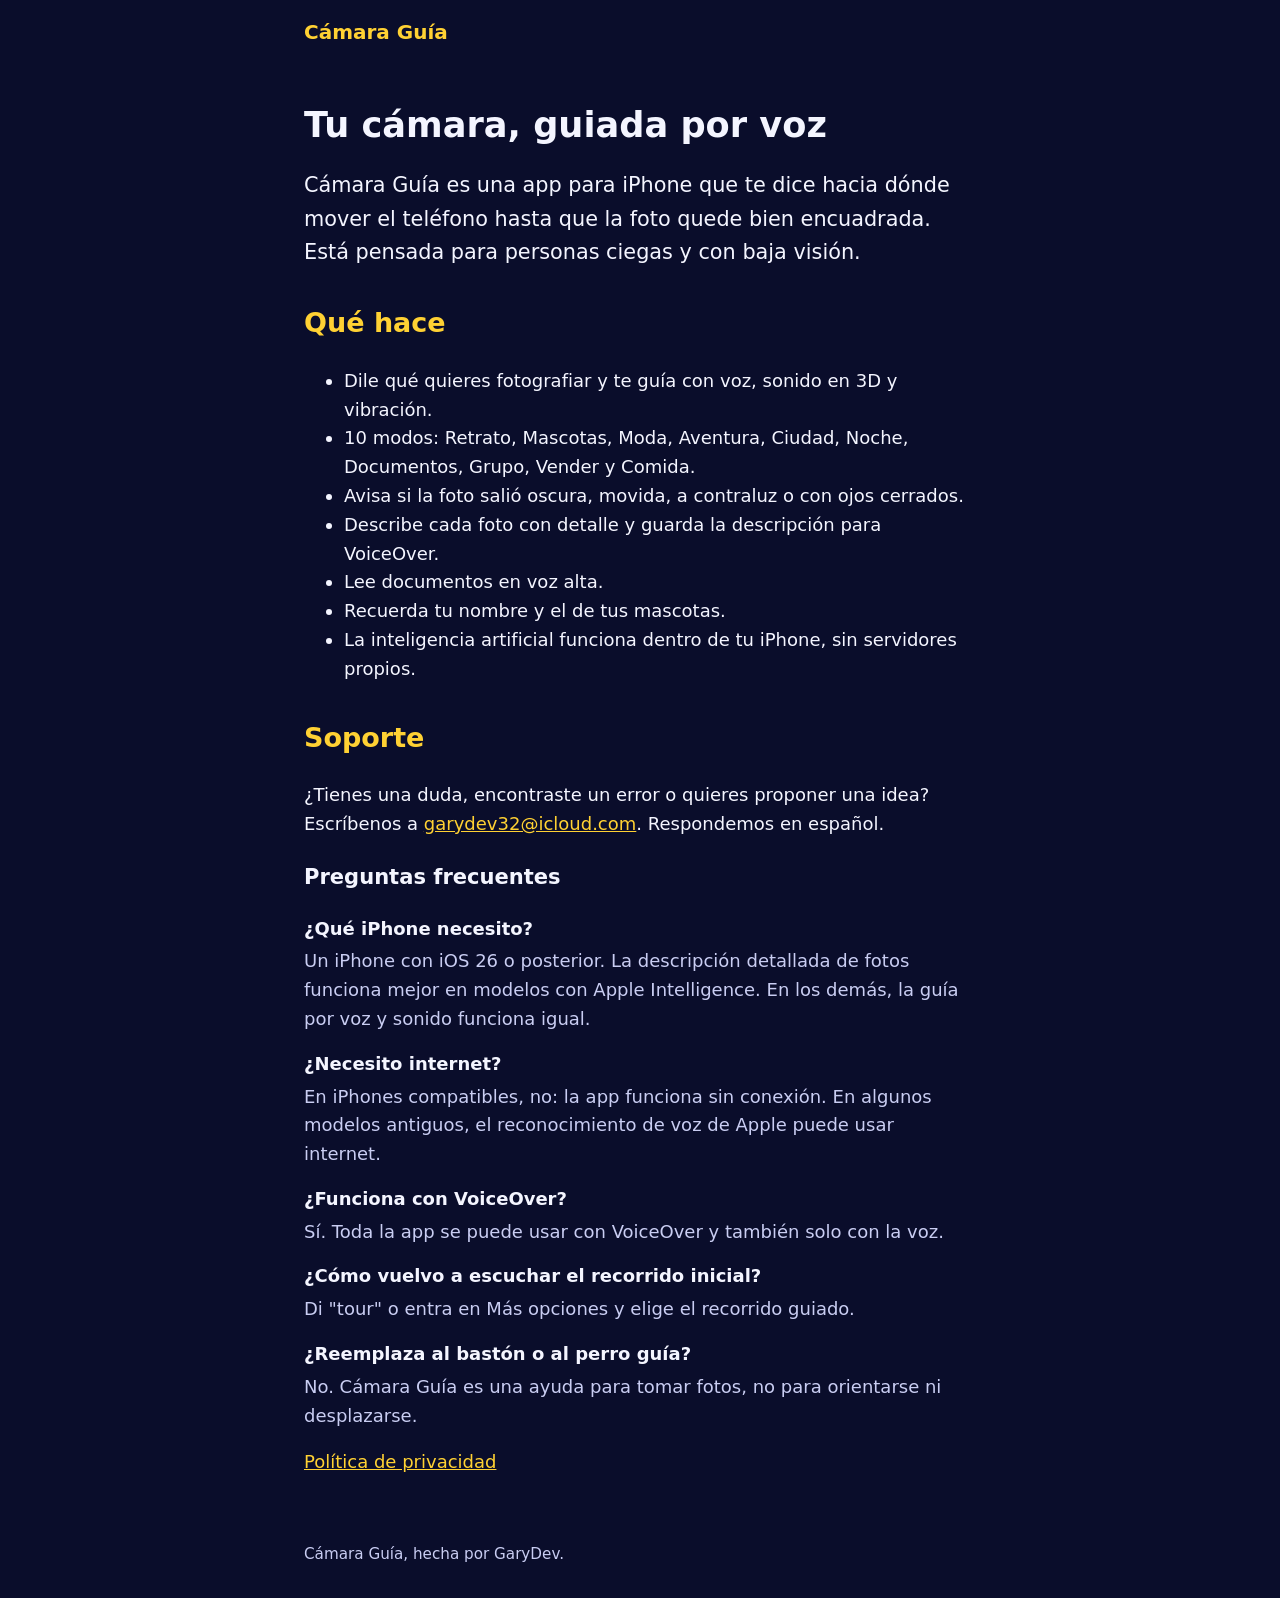
<file: index.html>
<!doctype html>
<html lang="es">
<head>
<meta charset="utf-8">
<meta name="viewport" content="width=device-width, initial-scale=1">
<title>Cámara Guía · Tu cámara guiada por voz</title>
<meta name="description" content="Cámara Guía es una app para iPhone que te guía por voz y sonido para tomar fotos bien encuadradas. Pensada para personas ciegas y con baja visión.">
<link rel="stylesheet" href="estilo.css">
</head>
<body>
<a class="saltar" href="#contenido">Saltar al contenido</a>
<header>
  <p class="marca">Cámara Guía</p>
</header>
<main id="contenido">
<h1>Tu cámara, guiada por voz</h1>
<p class="destacado">Cámara Guía es una app para iPhone que te dice hacia dónde mover el teléfono hasta que la foto quede bien encuadrada. Está pensada para personas ciegas y con baja visión.</p>

<h2>Qué hace</h2>
<ul>
  <li>Dile qué quieres fotografiar y te guía con voz, sonido en 3D y vibración.</li>
  <li>10 modos: Retrato, Mascotas, Moda, Aventura, Ciudad, Noche, Documentos, Grupo, Vender y Comida.</li>
  <li>Avisa si la foto salió oscura, movida, a contraluz o con ojos cerrados.</li>
  <li>Describe cada foto con detalle y guarda la descripción para VoiceOver.</li>
  <li>Lee documentos en voz alta.</li>
  <li>Recuerda tu nombre y el de tus mascotas.</li>
  <li>La inteligencia artificial funciona dentro de tu iPhone, sin servidores propios.</li>
</ul>

<h2>Soporte</h2>
<p>¿Tienes una duda, encontraste un error o quieres proponer una idea? Escríbenos a <a href="mailto:garydev32@icloud.com">garydev32@icloud.com</a>. Respondemos en español.</p>

<h3>Preguntas frecuentes</h3>
<dl>
  <dt>¿Qué iPhone necesito?</dt>
  <dd>Un iPhone con iOS 26 o posterior. La descripción detallada de fotos funciona mejor en modelos con Apple Intelligence. En los demás, la guía por voz y sonido funciona igual.</dd>
  <dt>¿Necesito internet?</dt>
  <dd>En iPhones compatibles, no: la app funciona sin conexión. En algunos modelos antiguos, el reconocimiento de voz de Apple puede usar internet.</dd>
  <dt>¿Funciona con VoiceOver?</dt>
  <dd>Sí. Toda la app se puede usar con VoiceOver y también solo con la voz.</dd>
  <dt>¿Cómo vuelvo a escuchar el recorrido inicial?</dt>
  <dd>Di "tour" o entra en Más opciones y elige el recorrido guiado.</dd>
  <dt>¿Reemplaza al bastón o al perro guía?</dt>
  <dd>No. Cámara Guía es una ayuda para tomar fotos, no para orientarse ni desplazarse.</dd>
</dl>

<p><a href="privacidad.html">Política de privacidad</a></p>
</main>
<footer><p>Cámara Guía, hecha por GaryDev.</p></footer>
</body>
</html>
</file>
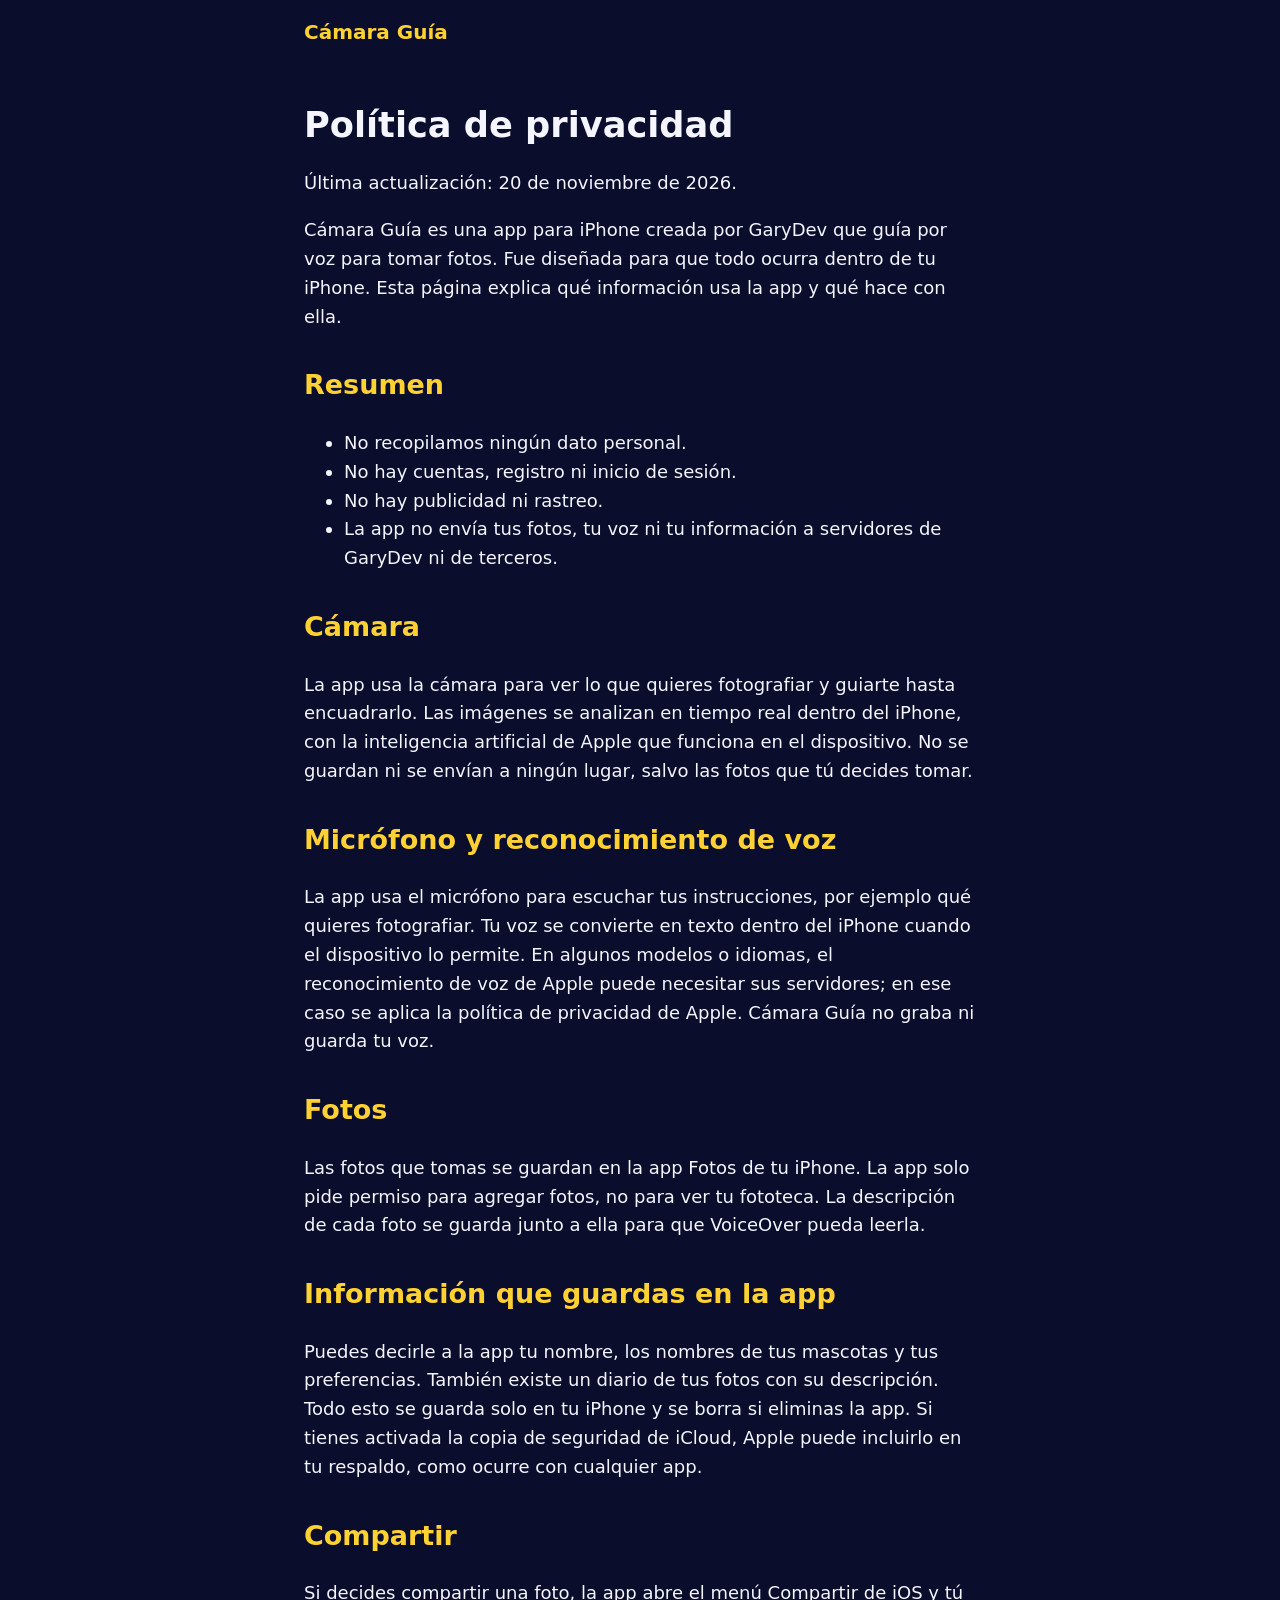
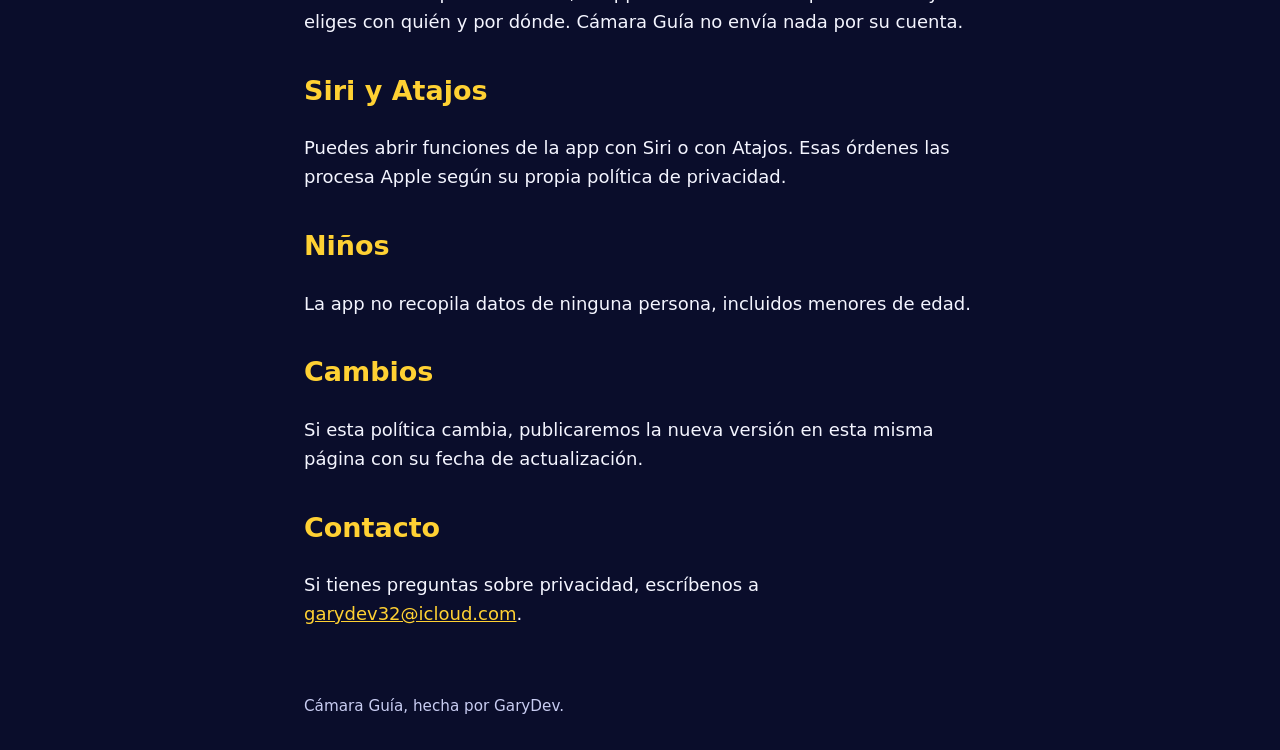
<file: privacidad.html>
<!doctype html>
<html lang="es">
<head>
<meta charset="utf-8">
<meta name="viewport" content="width=device-width, initial-scale=1">
<title>Política de privacidad · Cámara Guía</title>
<meta name="description" content="Política de privacidad de la app Cámara Guía para iPhone.">
<link rel="stylesheet" href="estilo.css">
</head>
<body>
<a class="saltar" href="#contenido">Saltar al contenido</a>
<header>
  <p class="marca"><a href="index.html">Cámara Guía</a></p>
</header>
<main id="contenido">
<h1>Política de privacidad</h1>
<p>Última actualización: 20 de noviembre de 2026.</p>

<p>Cámara Guía es una app para iPhone creada por GaryDev que guía por voz para tomar fotos. Fue diseñada para que todo ocurra dentro de tu iPhone. Esta página explica qué información usa la app y qué hace con ella.</p>

<h2>Resumen</h2>
<ul>
  <li>No recopilamos ningún dato personal.</li>
  <li>No hay cuentas, registro ni inicio de sesión.</li>
  <li>No hay publicidad ni rastreo.</li>
  <li>La app no envía tus fotos, tu voz ni tu información a servidores de GaryDev ni de terceros.</li>
</ul>

<h2>Cámara</h2>
<p>La app usa la cámara para ver lo que quieres fotografiar y guiarte hasta encuadrarlo. Las imágenes se analizan en tiempo real dentro del iPhone, con la inteligencia artificial de Apple que funciona en el dispositivo. No se guardan ni se envían a ningún lugar, salvo las fotos que tú decides tomar.</p>

<h2>Micrófono y reconocimiento de voz</h2>
<p>La app usa el micrófono para escuchar tus instrucciones, por ejemplo qué quieres fotografiar. Tu voz se convierte en texto dentro del iPhone cuando el dispositivo lo permite. En algunos modelos o idiomas, el reconocimiento de voz de Apple puede necesitar sus servidores; en ese caso se aplica la política de privacidad de Apple. Cámara Guía no graba ni guarda tu voz.</p>

<h2>Fotos</h2>
<p>Las fotos que tomas se guardan en la app Fotos de tu iPhone. La app solo pide permiso para agregar fotos, no para ver tu fototeca. La descripción de cada foto se guarda junto a ella para que VoiceOver pueda leerla.</p>

<h2>Información que guardas en la app</h2>
<p>Puedes decirle a la app tu nombre, los nombres de tus mascotas y tus preferencias. También existe un diario de tus fotos con su descripción. Todo esto se guarda solo en tu iPhone y se borra si eliminas la app. Si tienes activada la copia de seguridad de iCloud, Apple puede incluirlo en tu respaldo, como ocurre con cualquier app.</p>

<h2>Compartir</h2>
<p>Si decides compartir una foto, la app abre el menú Compartir de iOS y tú eliges con quién y por dónde. Cámara Guía no envía nada por su cuenta.</p>

<h2>Siri y Atajos</h2>
<p>Puedes abrir funciones de la app con Siri o con Atajos. Esas órdenes las procesa Apple según su propia política de privacidad.</p>

<h2>Niños</h2>
<p>La app no recopila datos de ninguna persona, incluidos menores de edad.</p>

<h2>Cambios</h2>
<p>Si esta política cambia, publicaremos la nueva versión en esta misma página con su fecha de actualización.</p>

<h2>Contacto</h2>
<p>Si tienes preguntas sobre privacidad, escríbenos a <a href="mailto:garydev32@icloud.com">garydev32@icloud.com</a>.</p>
</main>
<footer><p>Cámara Guía, hecha por GaryDev.</p></footer>
</body>
</html>
</file>
<file: estilo.css>
:root { --fondo: #0a0d2b; --texto: #f4f5ff; --suave: #c9cdf2; --amarillo: #ffd133; }
* { box-sizing: border-box; }
body { margin: 0; background: var(--fondo); color: var(--texto); font: 1.125rem/1.6 ui-rounded, -apple-system, system-ui, sans-serif; }
header, main, footer { max-width: 44rem; margin: 0 auto; padding: 1rem 16px; }
.marca { font-weight: 800; font-size: 1.25rem; color: var(--amarillo); margin: 0; }
.marca a { color: inherit; text-decoration: none; }
h1 { font-size: 2.2rem; line-height: 1.2; }
h2 { color: var(--amarillo); margin-top: 2rem; }
.destacado { font-size: 1.3rem; }
a { color: var(--amarillo); }
a:focus-visible { outline: 3px solid var(--amarillo); outline-offset: 3px; }
dt { font-weight: 700; margin-top: 1rem; }
dd { margin: 0.25rem 0 0; color: var(--suave); }
footer { color: var(--suave); font-size: 0.95rem; }
.saltar { position: absolute; left: -999px; }
.saltar:focus { left: 16px; top: 8px; background: var(--amarillo); color: var(--fondo); padding: 0.5rem 1rem; }
@media (prefers-reduced-motion: reduce) { * { scroll-behavior: auto !important; } }
</file>
